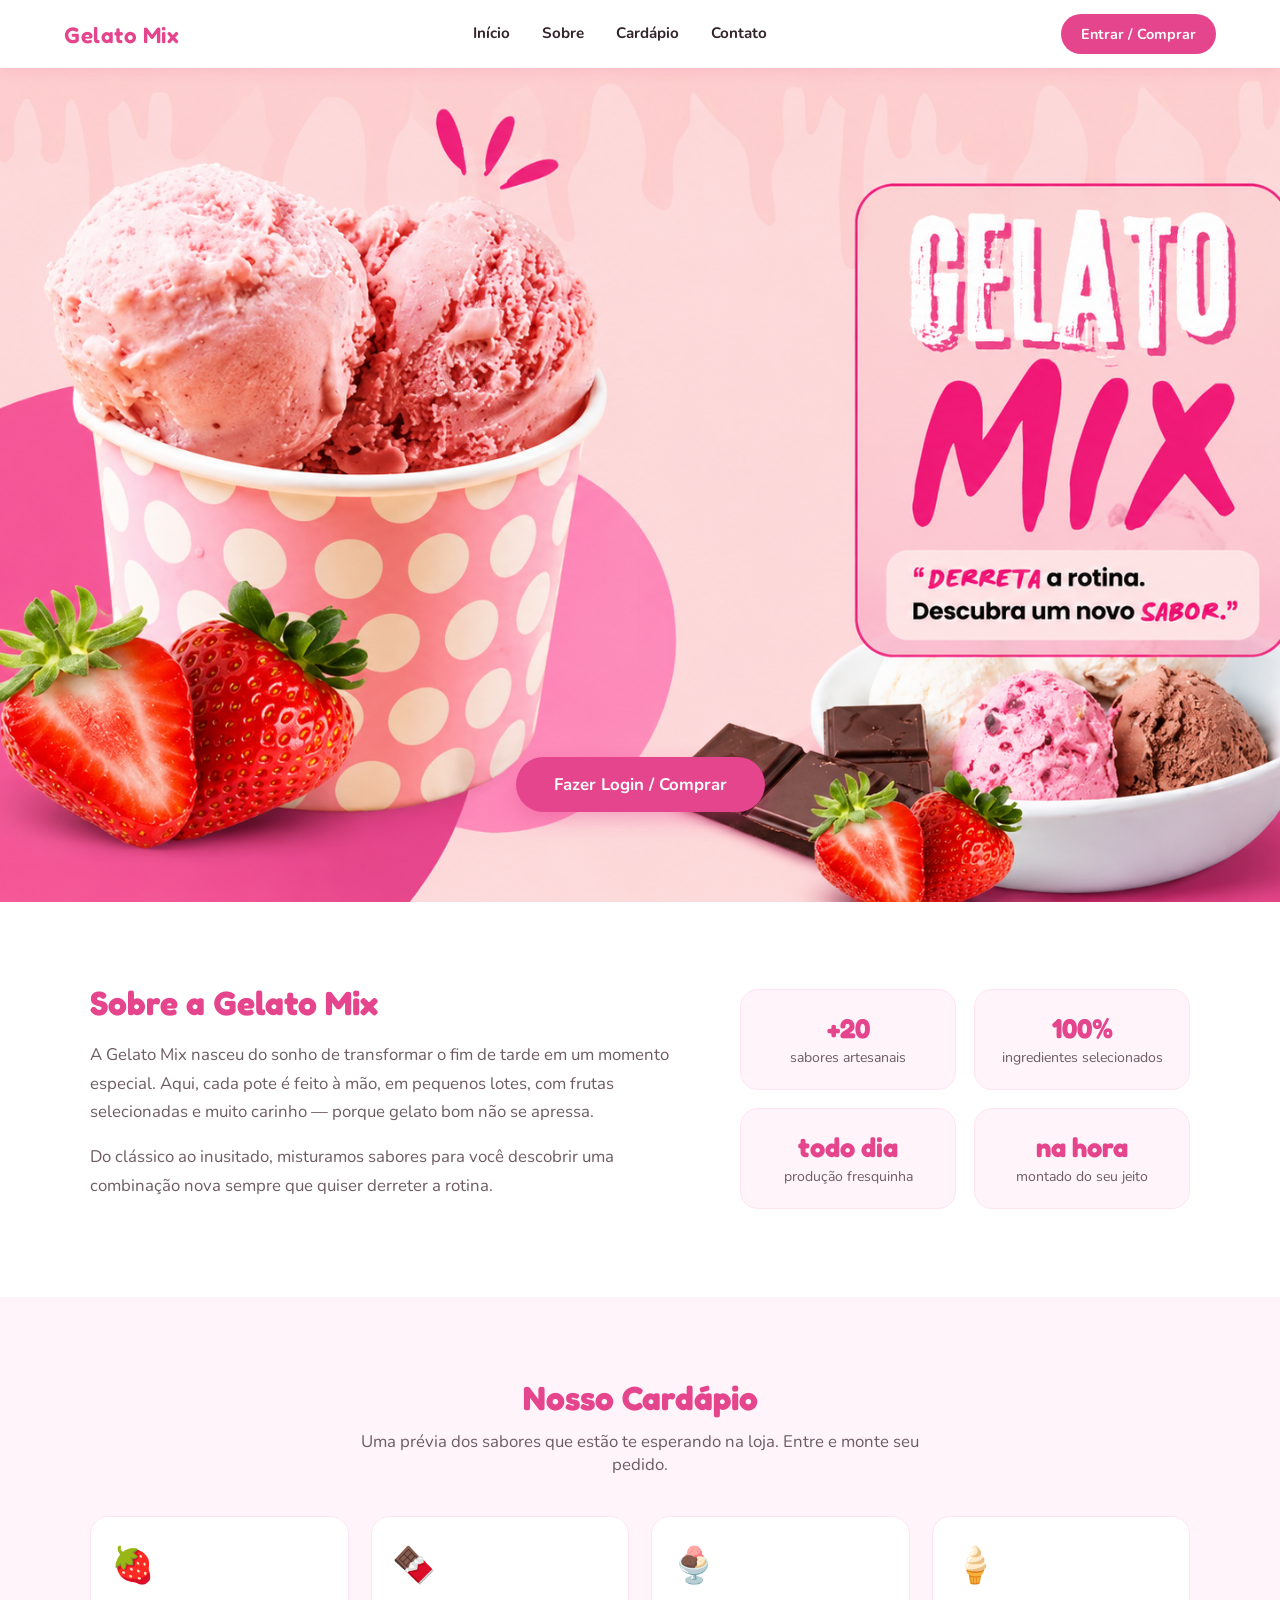
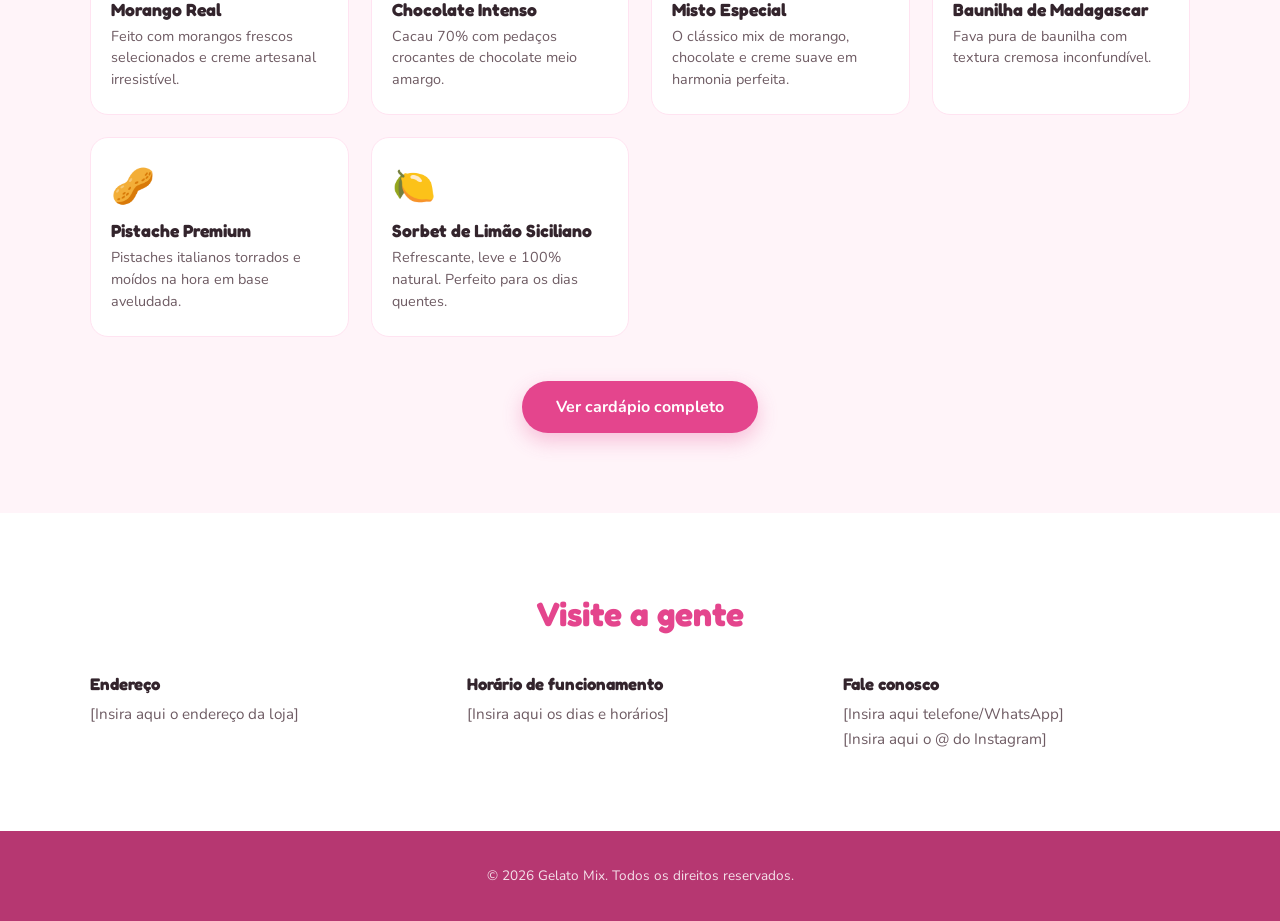
<file: index.html>
<!DOCTYPE html>
<html lang="pt-BR">
<head>
    <meta charset="UTF-8">
    <meta name="viewport" content="width=device-width, initial-scale=1.0">
    <title>Gelato Mix - Derreta a Rotina</title>
    <meta name="description" content="Gelato Mix: gelatos artesanais feitos com ingredientes selecionados. Conheça nossos sabores e peça o seu.">

    <!-- Fontes da marca -->
    <link rel="preconnect" href="https://fonts.googleapis.com">
    <link rel="preconnect" href="https://fonts.gstatic.com" crossorigin>
    <link href="https://fonts.googleapis.com/css2?family=Fredoka:wght@500;600;700&family=Nunito:wght@400;600;700&display=swap" rel="stylesheet">

    <!-- Conectando o arquivo de estilos (CSS) -->
    <link rel="stylesheet" href="css/style.css">
</head>
<body>

    <!-- Barra de navegação fixa no topo -->
    <header class="navbar">
        <div class="navbar-inner">
            <a href="#inicio" class="nav-logo">Gelato Mix</a>

            <nav class="nav-links" id="navLinks">
                <a href="#inicio">Início</a>
                <a href="#sobre">Sobre</a>
                <a href="#cardapio">Cardápio</a>
                <a href="#contato">Contato</a>
            </nav>

            <div class="nav-actions">
                <a href="login.html" class="btn-nav-entrar">Entrar / Comprar</a>
                <button class="nav-toggle" id="navToggle" aria-label="Abrir menu" aria-expanded="false">
                    <span></span><span></span><span></span>
                </button>
            </div>
        </div>
    </header>

    <main>

        <!-- A seção "inicio" recebe as imagens de fundo pelo CSS -->
        <section class="home-container" id="inicio">

            <div class="overlay-content">
                <!-- Botão que vai levar o usuário para a tela de login -->
                <a href="login.html" class="btn-entrar" id="btnEntrar">Fazer Login / Comprar</a>
            </div>

            <!-- Exemplo de como colocar um áudio (opcional) -->
            <!-- Tire os comentários (<!-- e -- >) se quiser usar e coloque um arquivo na pasta audio -->
            <!--
            <audio id="musica-fundo" loop autoplay>
                <source src="audio/tema-gelato.mp3" type="audio/mpeg">
            </audio>
            -->

        </section>

        <!-- Sobre a empresa -->
        <section class="sobre" id="sobre">
            <div class="sobre-inner">
                <div class="sobre-texto">
                    <h2>Sobre a Gelato Mix</h2>
                    <p>A Gelato Mix nasceu do sonho de transformar o fim de tarde em um momento especial. Aqui, cada pote é feito à mão, em pequenos lotes, com frutas selecionadas e muito carinho — porque gelato bom não se apressa.</p>
                    <p>Do clássico ao inusitado, misturamos sabores para você descobrir uma combinação nova sempre que quiser derreter a rotina.</p>
                </div>
                <div class="sobre-destaques">
                    <div class="destaque">
                        <strong>+20</strong>
                        <span>sabores artesanais</span>
                    </div>
                    <div class="destaque">
                        <strong>100%</strong>
                        <span>ingredientes selecionados</span>
                    </div>
                    <div class="destaque">
                        <strong>todo dia</strong>
                        <span>produção fresquinha</span>
                    </div>
                    <div class="destaque">
                        <strong>na hora</strong>
                        <span>montado do seu jeito</span>
                    </div>
                </div>
            </div>
        </section>

        <!-- Prévia do cardápio -->
        <section class="cardapio-preview" id="cardapio">
            <h2>Nosso Cardápio</h2>
            <p class="cardapio-intro">Uma prévia dos sabores que estão te esperando na loja. Entre e monte seu pedido.</p>

            <div class="cardapio-grid">
                <div class="sabor-card">
                    <span class="sabor-icone">🍓</span>
                    <h3>Morango Real</h3>
                    <p>Feito com morangos frescos selecionados e creme artesanal irresistível.</p>
                </div>
                <div class="sabor-card">
                    <span class="sabor-icone">🍫</span>
                    <h3>Chocolate Intenso</h3>
                    <p>Cacau 70% com pedaços crocantes de chocolate meio amargo.</p>
                </div>
                <div class="sabor-card">
                    <span class="sabor-icone">🍨</span>
                    <h3>Misto Especial</h3>
                    <p>O clássico mix de morango, chocolate e creme suave em harmonia perfeita.</p>
                </div>
                <div class="sabor-card">
                    <span class="sabor-icone">🍦</span>
                    <h3>Baunilha de Madagascar</h3>
                    <p>Fava pura de baunilha com textura cremosa inconfundível.</p>
                </div>
                <div class="sabor-card">
                    <span class="sabor-icone">🥜</span>
                    <h3>Pistache Premium</h3>
                    <p>Pistaches italianos torrados e moídos na hora em base aveludada.</p>
                </div>
                <div class="sabor-card">
                    <span class="sabor-icone">🍋</span>
                    <h3>Sorbet de Limão Siciliano</h3>
                    <p>Refrescante, leve e 100% natural. Perfeito para os dias quentes.</p>
                </div>
            </div>

            <a href="login.html" class="btn-secundario">Ver cardápio completo</a>
        </section>

        <!-- Contato -->
        <section class="contato" id="contato">
            <div class="contato-inner">
                <h2>Visite a gente</h2>
                <div class="contato-grid">
                    <div>
                        <h3>Endereço</h3>
                        <p>[Insira aqui o endereço da loja]</p>
                    </div>
                    <div>
                        <h3>Horário de funcionamento</h3>
                        <p>[Insira aqui os dias e horários]</p>
                    </div>
                    <div>
                        <h3>Fale conosco</h3>
                        <p>[Insira aqui telefone/WhatsApp]<br>[Insira aqui o @ do Instagram]</p>
                    </div>
                </div>
            </div>
        </section>

    </main>

    <footer class="rodape">
        <p>&copy; 2026 Gelato Mix. Todos os direitos reservados.</p>
    </footer>

    <!-- Conectando o arquivo de scripts (JavaScript) -->
    <script src="js/scripts.js"></script>
    <!-- Animações do site (rolagem suave do menu) -->
    <script src="js/animacoes/scroll-menu.js"></script>
</body>
</html>
</file>
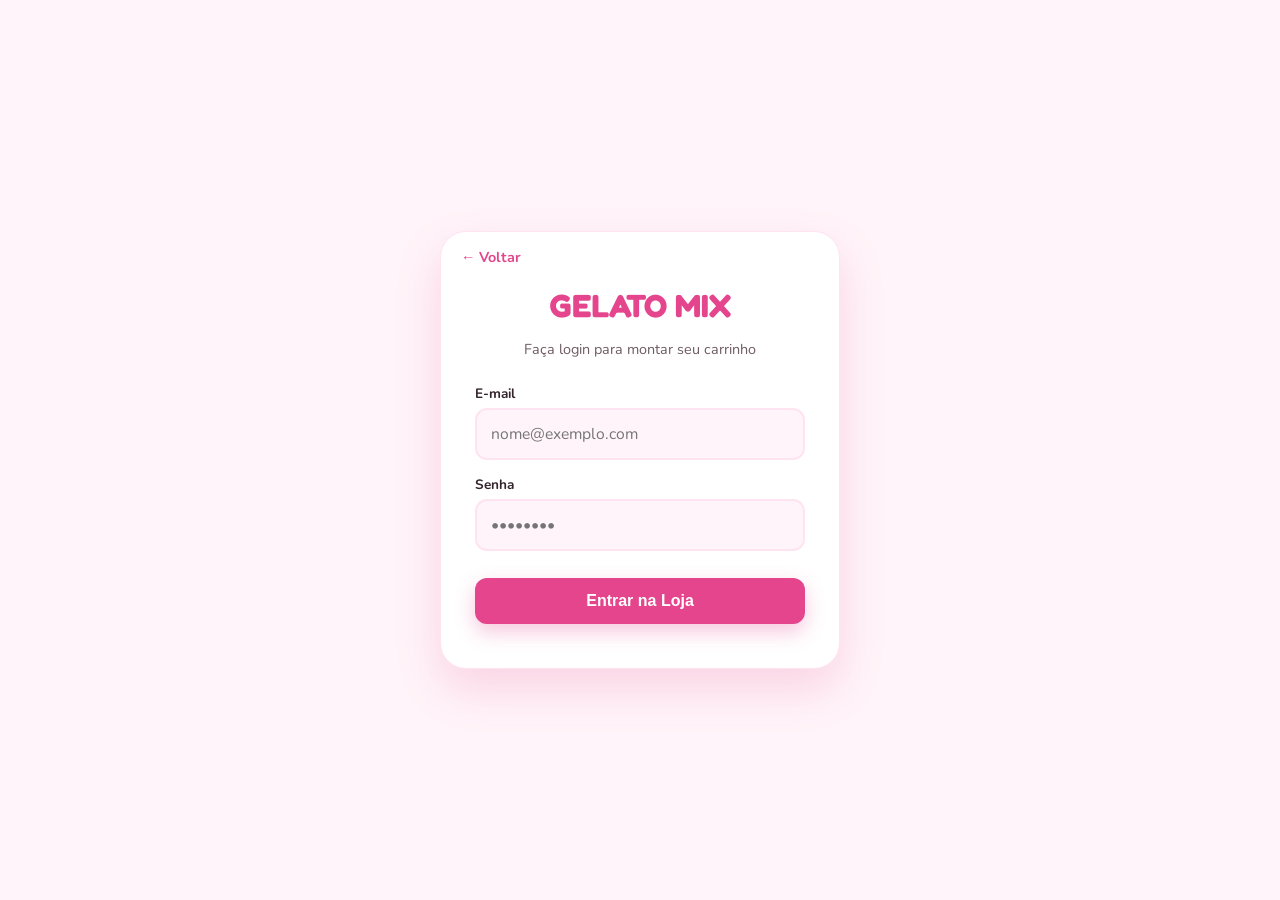
<file: login.html>
<!DOCTYPE html>
<html lang="pt-BR">
<head>
    <meta charset="UTF-8">
    <meta name="viewport" content="width=device-width, initial-scale=1.0">
    <title>Gelato Mix - Entrar</title>
    <meta name="description" content="Entre na sua conta Gelato Mix para montar seu pedido de gelatos artesanais.">

    <link rel="preconnect" href="https://fonts.googleapis.com">
    <link rel="preconnect" href="https://fonts.gstatic.com" crossorigin>
    <link href="https://fonts.googleapis.com/css2?family=Fredoka:wght@500;600;700&family=Nunito:wght@400;600;700&display=swap" rel="stylesheet">

    <link rel="stylesheet" href="css/style.css">
</head>
<body class="page-login">

    <div class="login-card">
        <a href="index.html" class="back-link">← Voltar</a>
        
        <h1 class="brand-title">GELATO MIX</h1>
        <p class="login-subtitle">Faça login para montar seu carrinho</p>

        <form id="form-login">
            <div class="input-group">
                <label for="email">E-mail</label>
                <input type="email" id="email" placeholder="nome@exemplo.com" required>
            </div>

            <div class="input-group">
                <label for="senha">Senha</label>
                <input type="password" id="senha" placeholder="••••••••" required>
            </div>

            <button type="submit" class="btn-primary">Entrar na Loja</button>
        </form>
    </div>

    <script src="js/scripts.js"></script>
</body>
</html>
</file>
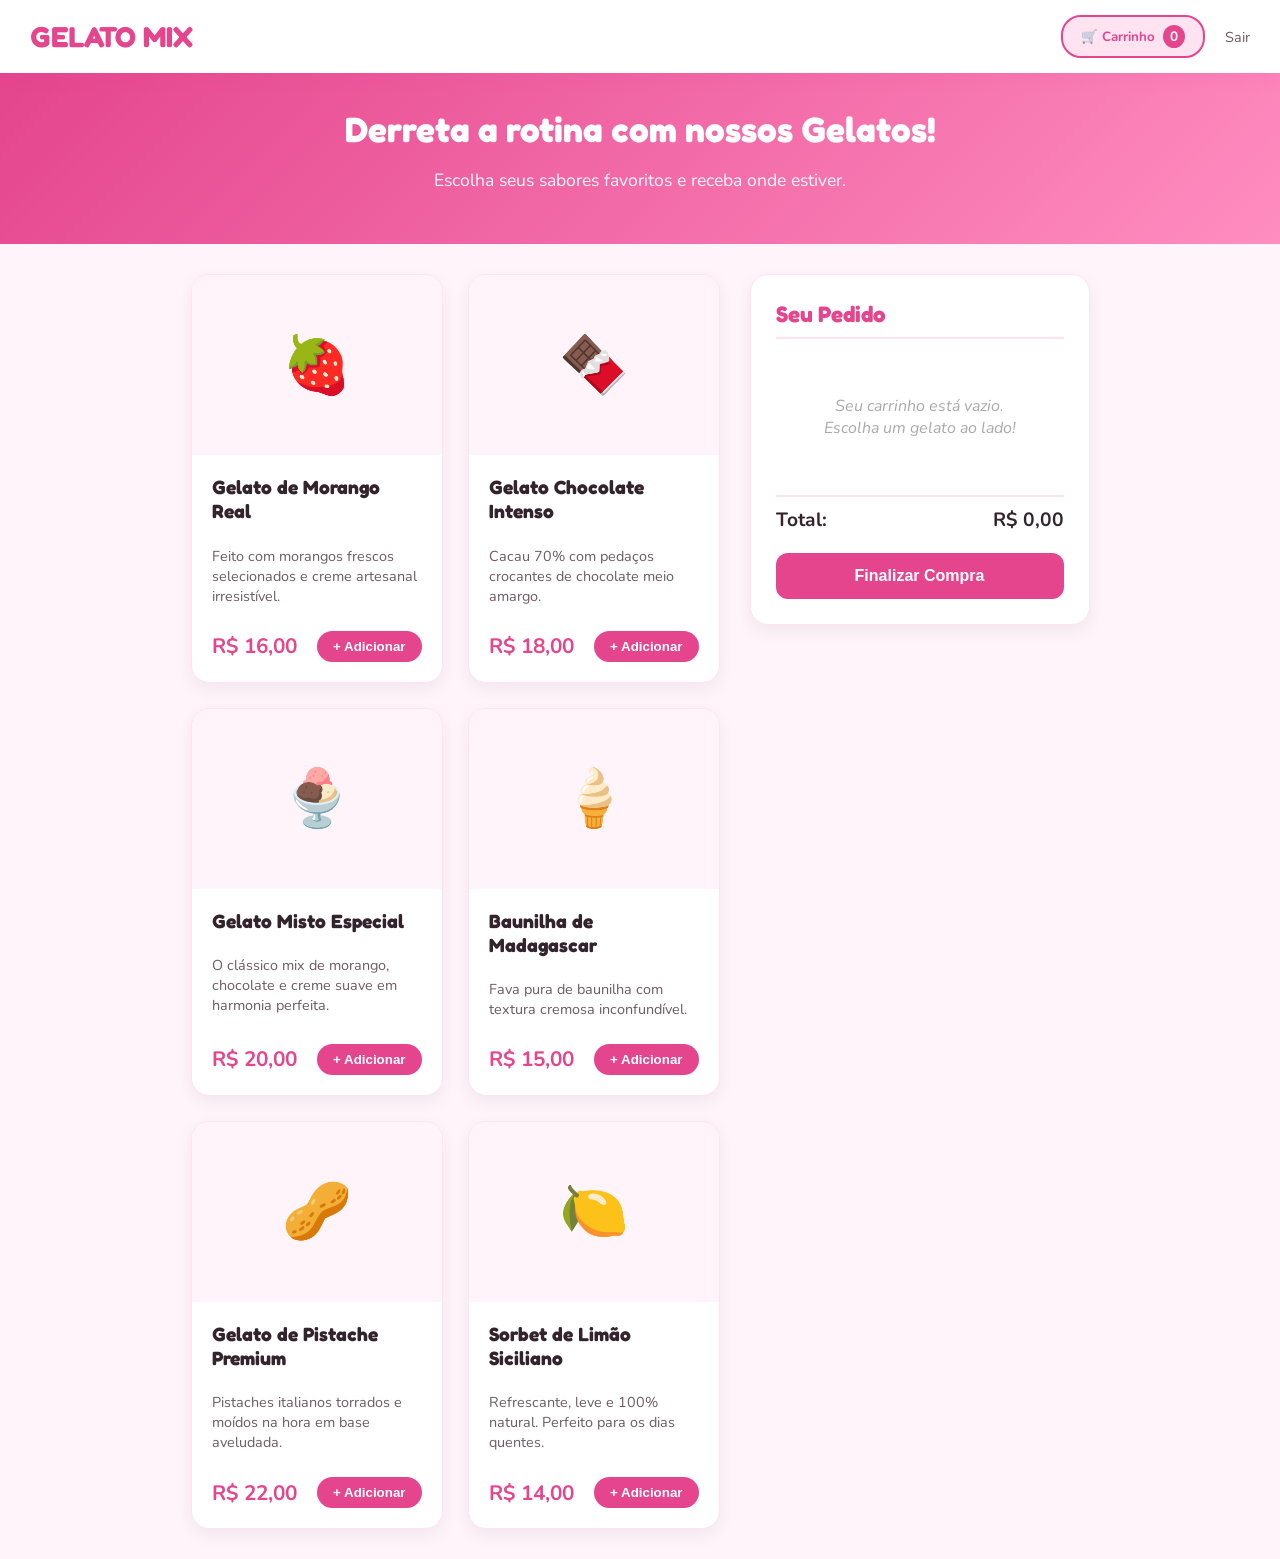
<file: loja.html>
<!DOCTYPE html>
<html lang="pt-BR">
<head>
    <meta charset="UTF-8">
    <meta name="viewport" content="width=device-width, initial-scale=1.0">
    <title>Gelato Mix - Loja & Cardápio</title>
    <meta name="description" content="Escolha seus gelatos artesanais favoritos na loja Gelato Mix e monte seu pedido.">

    <link rel="preconnect" href="https://fonts.googleapis.com">
    <link rel="preconnect" href="https://fonts.gstatic.com" crossorigin>
    <link href="https://fonts.googleapis.com/css2?family=Fredoka:wght@500;600;700&family=Nunito:wght@400;600;700&display=swap" rel="stylesheet">

    <link rel="stylesheet" href="css/style.css">
</head>
<body class="page-loja">

    <!-- Header / Navbar -->
    <header class="header-loja">
        <a href="index.html" class="brand">GELATO MIX</a>
        <div class="user-nav">
            <button class="cart-btn" onclick="scrollToCarrinho()">
                🛒 Carrinho <span class="cart-count" id="cartCount">0</span>
            </button>
            <a href="login.html" class="btn-logout">Sair</a>
        </div>
    </header>

    <!-- Banner Principal -->
    <section class="loja-hero">
        <h2>Derreta a rotina com nossos Gelatos!</h2>
        <p>Escolha seus sabores favoritos e receba onde estiver.</p>
    </section>

    <!-- Área Principal de Produtos e Carrinho -->
    <main class="container-loja">
        
        <!-- Catálogo de Produtos -->
        <section class="grid-produtos">

            <div class="card-produto">
                <div class="card-img">🍓</div>
                <div class="card-body">
                    <h3 class="card-title">Gelato de Morango Real</h3>
                    <p class="card-desc">Feito com morangos frescos selecionados e creme artesanal irresistível.</p>
                    <div class="card-footer">
                        <span class="card-price">R$ 16,00</span>
                        <button class="btn-add" onclick="adicionarAoCarrinho('Gelato de Morango Real', 16.00)">+ Adicionar</button>
                    </div>
                </div>
            </div>

            <div class="card-produto">
                <div class="card-img">🍫</div>
                <div class="card-body">
                    <h3 class="card-title">Gelato Chocolate Intenso</h3>
                    <p class="card-desc">Cacau 70% com pedaços crocantes de chocolate meio amargo.</p>
                    <div class="card-footer">
                        <span class="card-price">R$ 18,00</span>
                        <button class="btn-add" onclick="adicionarAoCarrinho('Gelato Chocolate Intenso', 18.00)">+ Adicionar</button>
                    </div>
                </div>
            </div>

            <div class="card-produto">
                <div class="card-img">🍨</div>
                <div class="card-body">
                    <h3 class="card-title">Gelato Misto Especial</h3>
                    <p class="card-desc">O clássico mix de morango, chocolate e creme suave em harmonia perfeita.</p>
                    <div class="card-footer">
                        <span class="card-price">R$ 20,00</span>
                        <button class="btn-add" onclick="adicionarAoCarrinho('Gelato Misto Especial', 20.00)">+ Adicionar</button>
                    </div>
                </div>
            </div>

            <div class="card-produto">
                <div class="card-img">🍦</div>
                <div class="card-body">
                    <h3 class="card-title">Baunilha de Madagascar</h3>
                    <p class="card-desc">Fava pura de baunilha com textura cremosa inconfundível.</p>
                    <div class="card-footer">
                        <span class="card-price">R$ 15,00</span>
                        <button class="btn-add" onclick="adicionarAoCarrinho('Baunilha de Madagascar', 15.00)">+ Adicionar</button>
                    </div>
                </div>
            </div>

            <div class="card-produto">
                <div class="card-img">🥜</div>
                <div class="card-body">
                    <h3 class="card-title">Gelato de Pistache Premium</h3>
                    <p class="card-desc">Pistaches italianos torrados e moídos na hora em base aveludada.</p>
                    <div class="card-footer">
                        <span class="card-price">R$ 22,00</span>
                        <button class="btn-add" onclick="adicionarAoCarrinho('Gelato de Pistache Premium', 22.00)">+ Adicionar</button>
                    </div>
                </div>
            </div>

            <div class="card-produto">
                <div class="card-img">🍋</div>
                <div class="card-body">
                    <h3 class="card-title">Sorbet de Limão Siciliano</h3>
                    <p class="card-desc">Refrescante, leve e 100% natural. Perfeito para os dias quentes.</p>
                    <div class="card-footer">
                        <span class="card-price">R$ 14,00</span>
                        <button class="btn-add" onclick="adicionarAoCarrinho('Sorbet de Limão Siciliano', 14.00)">+ Adicionar</button>
                    </div>
                </div>
            </div>

        </section>

        <!-- Sidebar do Carrinho de Compras -->
        <aside class="sidebar-carrinho" id="carrinhoSection">
            <h3 class="carrinho-title">Seu Pedido</h3>
            
            <div class="itens-carrinho" id="itensCarrinho">
                <p class="carrinho-vazio">Seu carrinho está vazio.<br>Escolha um gelato ao lado!</p>
            </div>

            <div class="carrinho-total">
                <span>Total:</span>
                <span id="totalValor">R$ 0,00</span>
            </div>

            <button class="btn-finalizar" onclick="finalizarPedido()">Finalizar Compra</button>
        </aside>

    </main>

    <script src="js/scripts.js"></script>
</body>
</html>
</file>
<file: css/style.css>
/* =========================================
   VARIÁVEIS DE MARCA (Gelato Mix)
   ========================================= */
:root {
    --rosa: #e4458d;
    --rosa-pastel: #ff8dc0;
    --branco: #ffffff;
    --rosa-escuro: #b63771;      /* hover/estados ativos */
    --rosa-tint-suave: #fff4f9;  /* fundos bem claros */
    --rosa-tint-medio: #ffe3f1;  /* bordas e hovers leves */
    --texto-escuro: #33242c;
    --texto-cinza: #6e5b63;
}

/* =========================================
   RESET BÁSICO
   ========================================= */
*,
*::before,
*::after {
    box-sizing: border-box;
}

/* A rolagem suave dos links do menu agora é controlada via JavaScript
   (função smoothScrollTo em scripts.js), para um efeito mais visível e
   com duração ajustável. */

html,
body {
    margin: 0;
    padding: 0;
}

body {
    font-family: 'Nunito', 'Segoe UI', Roboto, Helvetica, Arial, sans-serif;
    color: var(--texto-escuro);
}

h1, h2, h3, h4 {
    font-family: 'Fredoka', 'Segoe UI', Roboto, Helvetica, Arial, sans-serif;
    margin: 0;
}

@media (prefers-reduced-motion: reduce) {
    * {
        transition: none !important;
    }
}

/* =========================================
   NAVBAR (index.html)
   ========================================= */
.navbar {
    position: sticky;
    top: 0;
    z-index: 200;
    background-color: rgba(255, 255, 255, 0.96);
    backdrop-filter: blur(6px);
    box-shadow: 0 2px 14px rgba(228, 69, 141, 0.12);
}

.navbar-inner {
    max-width: 1200px;
    margin: 0 auto;
    padding: 14px 24px;
    display: flex;
    align-items: center;
    justify-content: space-between;
    gap: 20px;
}

.nav-logo {
    font-family: 'Fredoka', sans-serif;
    font-size: 1.4rem;
    color: var(--rosa);
    text-decoration: none;
    font-weight: 600;
    letter-spacing: 0.5px;
}

.nav-links {
    display: flex;
    align-items: center;
    gap: 28px;
}

.nav-links a {
    color: var(--texto-escuro);
    text-decoration: none;
    font-weight: 700;
    font-size: 0.95rem;
    padding: 6px 2px;
    border-bottom: 2px solid transparent;
    transition: color 0.2s ease, border-color 0.2s ease;
}

.nav-links a:hover,
.nav-links a:focus-visible {
    color: var(--rosa);
    border-bottom-color: var(--rosa-pastel);
}

.nav-actions {
    display: flex;
    align-items: center;
    gap: 14px;
}

.btn-nav-entrar {
    display: inline-block;
    background-color: var(--rosa);
    color: var(--branco);
    text-decoration: none;
    font-weight: bold;
    font-size: 0.9rem;
    padding: 10px 20px;
    border-radius: 50px;
    transition: background-color 0.25s ease, transform 0.25s ease;
    white-space: nowrap;
}

.btn-nav-entrar:hover,
.btn-nav-entrar:focus-visible {
    background-color: var(--rosa-escuro);
    transform: translateY(-2px);
}

.nav-toggle {
    display: none;
    flex-direction: column;
    justify-content: center;
    gap: 5px;
    width: 34px;
    height: 34px;
    background: none;
    border: none;
    cursor: pointer;
    padding: 0;
}

.nav-toggle span {
    display: block;
    height: 3px;
    width: 100%;
    background-color: var(--rosa);
    border-radius: 3px;
    transition: transform 0.25s ease, opacity 0.25s ease;
}

.nav-toggle[aria-expanded="true"] span:nth-child(1) {
    transform: translateY(8px) rotate(45deg);
}

.nav-toggle[aria-expanded="true"] span:nth-child(2) {
    opacity: 0;
}

.nav-toggle[aria-expanded="true"] span:nth-child(3) {
    transform: translateY(-8px) rotate(-45deg);
}

@media (max-width: 820px) {
    .nav-links {
        position: absolute;
        top: 100%;
        left: 0;
        right: 0;
        background-color: var(--branco);
        flex-direction: column;
        align-items: flex-start;
        gap: 0;
        max-height: 0;
        overflow: hidden;
        box-shadow: 0 12px 20px rgba(228, 69, 141, 0.12);
        transition: max-height 0.3s ease;
    }

    .nav-links.is-open {
        max-height: 300px;
    }

    .nav-links a {
        width: 100%;
        padding: 14px 24px;
        border-bottom: 1px solid var(--rosa-tint-medio);
    }

    .nav-toggle {
        display: flex;
    }

    .btn-nav-entrar {
        display: none;
    }
}

/* =========================================
   HOME (index.html) - Imagem de fundo (Hero)
   ========================================= */
.home-container {
    position: relative;
    width: 100%;
    min-height: calc(100vh - 66px);
    min-height: calc(100dvh - 66px); /* evita "pulo" por causa da barra do navegador no celular */
    background-image: url('../img/bg-desktop.png');
    background-size: cover;
    background-position: center center;
    background-repeat: no-repeat;
    display: flex;
    align-items: flex-end;
    justify-content: center;
    scroll-margin-top: 66px;
}

/* Troca para a imagem vertical em telas de celular */
@media (max-width: 768px) {
    .home-container {
        background-image: url('../img/bg-mobile.png');
    }
}

.overlay-content {
    width: 100%;
    display: flex;
    justify-content: center;
    padding-bottom: 7%;
}

.btn-entrar {
    display: inline-block;
    background-color: var(--rosa);
    color: var(--branco);
    text-decoration: none;
    font-weight: bold;
    font-size: 1.05rem;
    padding: 16px 38px;
    border-radius: 50px;
    box-shadow: 0 8px 20px rgba(228, 69, 141, 0.35);
    transition: transform 0.25s ease, background-color 0.25s ease, box-shadow 0.25s ease;
}

.btn-entrar:hover,
.btn-entrar:focus-visible {
    background-color: var(--rosa-escuro);
    transform: translateY(-3px);
    box-shadow: 0 12px 24px rgba(228, 69, 141, 0.45);
}

/* =========================================
   SOBRE (index.html)
   ========================================= */
.sobre {
    background-color: var(--branco);
    padding: 80px 24px;
    scroll-margin-top: 66px;
}

.sobre-inner {
    max-width: 1100px;
    margin: 0 auto;
    display: flex;
    gap: 60px;
    align-items: center;
    flex-wrap: wrap;
}

.sobre-texto {
    flex: 1 1 420px;
}

.sobre-texto h2 {
    color: var(--rosa);
    font-size: 2.1rem;
    margin-bottom: 18px;
}

.sobre-texto p {
    color: var(--texto-cinza);
    font-size: 1.05rem;
    line-height: 1.7;
    max-width: 62ch;
    margin-bottom: 16px;
}

.sobre-destaques {
    flex: 1 1 280px;
    display: grid;
    grid-template-columns: repeat(2, 1fr);
    gap: 18px;
}

.destaque {
    background-color: var(--rosa-tint-suave);
    border: 1px solid var(--rosa-tint-medio);
    border-radius: 18px;
    padding: 22px 16px;
    text-align: center;
}

.destaque strong {
    display: block;
    font-family: 'Fredoka', sans-serif;
    color: var(--rosa);
    font-size: 1.7rem;
}

.destaque span {
    display: block;
    color: var(--texto-cinza);
    font-size: 0.88rem;
    margin-top: 4px;
}

/* =========================================
   CARDÁPIO - Prévia (index.html)
   ========================================= */
.cardapio-preview {
    background-color: var(--rosa-tint-suave);
    padding: 80px 24px;
    text-align: center;
    scroll-margin-top: 66px;
}

.cardapio-preview h2 {
    color: var(--rosa);
    font-size: 2.1rem;
    margin-bottom: 12px;
}

.cardapio-intro {
    color: var(--texto-cinza);
    max-width: 560px;
    margin: 0 auto 40px;
    font-size: 1.05rem;
}

.cardapio-grid {
    max-width: 1100px;
    margin: 0 auto;
    display: grid;
    grid-template-columns: repeat(auto-fit, minmax(220px, 1fr));
    gap: 22px;
    text-align: left;
}

.sabor-card {
    background-color: var(--branco);
    border: 1px solid var(--rosa-tint-medio);
    border-radius: 18px;
    padding: 24px 20px;
    transition: transform 0.25s ease, box-shadow 0.25s ease;
}

.sabor-card:hover {
    transform: translateY(-5px);
    box-shadow: 0 12px 24px rgba(228, 69, 141, 0.15);
}

.sabor-icone {
    font-size: 2.2rem;
    display: block;
    margin-bottom: 10px;
}

.sabor-card h3 {
    font-size: 1.1rem;
    color: var(--texto-escuro);
    margin-bottom: 6px;
}

.sabor-card p {
    color: var(--texto-cinza);
    font-size: 0.9rem;
    line-height: 1.5;
    margin: 0;
}

.btn-secundario {
    display: inline-block;
    margin-top: 44px;
    background-color: var(--rosa);
    color: var(--branco);
    text-decoration: none;
    font-weight: bold;
    font-size: 1rem;
    padding: 15px 34px;
    border-radius: 50px;
    box-shadow: 0 8px 20px rgba(228, 69, 141, 0.3);
    transition: transform 0.25s ease, background-color 0.25s ease;
}

.btn-secundario:hover,
.btn-secundario:focus-visible {
    background-color: var(--rosa-escuro);
    transform: translateY(-3px);
}

/* =========================================
   CONTATO (index.html)
   ========================================= */
.contato {
    background-color: var(--branco);
    padding: 80px 24px;
    scroll-margin-top: 66px;
}

.contato-inner {
    max-width: 1100px;
    margin: 0 auto;
    text-align: center;
}

.contato h2 {
    color: var(--rosa);
    font-size: 2.1rem;
    margin-bottom: 40px;
}

.contato-grid {
    display: grid;
    grid-template-columns: repeat(auto-fit, minmax(220px, 1fr));
    gap: 30px;
    text-align: left;
}

.contato-grid h3 {
    color: var(--texto-escuro);
    font-size: 1.05rem;
    margin-bottom: 8px;
}

.contato-grid p {
    color: var(--texto-cinza);
    font-size: 0.95rem;
    line-height: 1.6;
    margin: 0;
}

/* =========================================
   RODAPÉ
   ========================================= */
.rodape {
    background-color: var(--rosa-escuro);
    color: rgba(255, 255, 255, 0.85);
    text-align: center;
    padding: 22px;
    font-size: 0.85rem;
}

/* =========================================
   LOGIN (login.html)
   ========================================= */
.page-login {
    background-color: var(--rosa-tint-suave);
    display: flex;
    align-items: center;
    justify-content: center;
    min-height: 100vh;
}

.login-card {
    background: var(--branco);
    padding: 44px 34px;
    border-radius: 26px;
    box-shadow: 0 20px 45px rgba(228, 69, 141, 0.18);
    border: 1px solid var(--rosa-tint-medio);
    width: 90%;
    max-width: 400px;
    text-align: center;
    position: relative;
}

.back-link {
    position: absolute;
    top: 15px;
    left: 20px;
    color: var(--rosa);
    text-decoration: none;
    font-size: 0.9rem;
    font-weight: bold;
}

.brand-title {
    color: var(--rosa);
    font-size: 2rem;
    margin-top: 10px;
    margin-bottom: 5px;
}

.login-subtitle {
    color: var(--texto-cinza);
    font-size: 0.9rem;
    margin-bottom: 25px;
}

.input-group {
    text-align: left;
    margin-bottom: 15px;
}

.input-group label {
    display: block;
    color: var(--texto-escuro);
    font-size: 0.85rem;
    font-weight: bold;
    margin-bottom: 5px;
}

.input-group input {
    width: 100%;
    padding: 13px 14px;
    border: 2px solid var(--rosa-tint-medio);
    border-radius: 12px;
    outline: none;
    transition: border-color 0.25s ease, box-shadow 0.25s ease;
    font-family: inherit;
    font-size: 0.98rem;
    background-color: var(--rosa-tint-suave);
}

.input-group input:focus {
    border-color: var(--rosa);
    background-color: var(--branco);
    box-shadow: 0 0 0 4px rgba(228, 69, 141, 0.12);
}

.btn-primary {
    width: 100%;
    background-color: var(--rosa);
    color: var(--branco);
    border: none;
    padding: 14px;
    font-size: 1rem;
    font-weight: bold;
    border-radius: 12px;
    cursor: pointer;
    margin-top: 12px;
    transition: background-color 0.25s ease, transform 0.25s ease, box-shadow 0.25s ease;
    box-shadow: 0 8px 20px rgba(228, 69, 141, 0.3);
}

.btn-primary:hover,
.btn-primary:focus-visible {
    background-color: var(--rosa-escuro);
    transform: translateY(-2px);
    box-shadow: 0 12px 24px rgba(228, 69, 141, 0.4);
}

/* =========================================
   LOJA (loja.html)
   ========================================= */
body.page-loja {
    background-color: var(--rosa-tint-suave);
    min-height: 100vh;
    display: flex;
    flex-direction: column;
}

/* Header / Navbar */
.header-loja {
    background-color: var(--branco);
    padding: 15px 30px;
    display: flex;
    justify-content: space-between;
    align-items: center;
    box-shadow: 0 4px 15px rgba(228, 69, 141, 0.1);
    position: sticky;
    top: 0;
    z-index: 100;
}

.header-loja .brand {
    color: var(--rosa);
    font-family: 'Fredoka', sans-serif;
    font-size: 1.8rem;
    font-weight: bold;
    text-decoration: none;
}

.user-nav {
    display: flex;
    align-items: center;
    gap: 20px;
}

.cart-btn {
    background-color: var(--rosa-tint-medio);
    border: 2px solid var(--rosa);
    color: var(--rosa);
    padding: 8px 18px;
    border-radius: 20px;
    font-weight: bold;
    cursor: pointer;
    display: flex;
    align-items: center;
    gap: 8px;
    transition: all 0.3s;
    font-family: inherit;
}

.cart-btn:hover {
    background-color: var(--rosa);
    color: var(--branco);
}

.cart-count {
    background-color: var(--rosa);
    color: var(--branco);
    border-radius: 50%;
    padding: 2px 7px;
    font-size: 0.85rem;
}

.cart-btn:hover .cart-count {
    background-color: var(--branco);
    color: var(--rosa);
}

.btn-logout {
    color: var(--texto-cinza);
    text-decoration: none;
    font-size: 0.9rem;
}

.btn-logout:hover {
    color: var(--rosa);
}

/* Banner Hero na Loja */
.loja-hero {
    background: linear-gradient(135deg, var(--rosa), var(--rosa-pastel));
    color: var(--branco);
    text-align: center;
    padding: 35px 20px;
}

.loja-hero h2 {
    font-size: 2.2rem;
    margin-bottom: 8px;
}

.loja-hero p {
    font-size: 1.1rem;
    opacity: 0.95;
}

/* Container de Produtos */
.container-loja {
    max-width: 1200px;
    margin: 30px auto;
    padding: 0 20px;
    display: grid;
    grid-template-columns: minmax(0, 3fr) minmax(280px, 340px);
    align-items: start;
    gap: 30px;
    flex-grow: 1;
}

.grid-produtos {
    display: grid;
    grid-template-columns: repeat(auto-fill, minmax(240px, 1fr));
    gap: 25px;
    min-width: 0; /* evita que o grid "empurre" a coluna e desorganize o layout */
}

/* Card do Produto */
.card-produto {
    background-color: var(--branco);
    border-radius: 18px;
    overflow: hidden;
    box-shadow: 0 6px 18px rgba(0,0,0,0.06);
    display: flex;
    flex-direction: column;
    transition: transform 0.3s, box-shadow 0.3s;
    border: 1px solid var(--rosa-tint-medio);
}

.card-produto:hover {
    transform: translateY(-5px);
    box-shadow: 0 12px 25px rgba(228, 69, 141, 0.15);
}

.card-img {
    width: 100%;
    height: 180px;
    object-fit: cover;
    background-color: var(--rosa-tint-suave);
    display: flex;
    align-items: center;
    justify-content: center;
    font-size: 3.5rem;
}

.card-body {
    padding: 20px;
    display: flex;
    flex-direction: column;
    flex-grow: 1;
}

.card-title {
    color: var(--texto-escuro);
    font-size: 1.2rem;
    margin-bottom: 8px;
}

.card-desc {
    color: var(--texto-cinza);
    font-size: 0.9rem;
    margin-bottom: 15px;
    flex-grow: 1;
}

.card-footer {
    display: flex;
    justify-content: space-between;
    align-items: center;
    margin-top: 10px;
}

.card-price {
    color: var(--rosa);
    font-size: 1.3rem;
    font-weight: bold;
}

.btn-add {
    background-color: var(--rosa);
    color: var(--branco);
    border: none;
    padding: 8px 16px;
    border-radius: 20px;
    font-weight: bold;
    cursor: pointer;
    transition: background 0.3s;
}

.btn-add:hover {
    background-color: var(--rosa-escuro);
}

/* Sidebar do Carrinho */
.sidebar-carrinho {
    background-color: var(--branco);
    border-radius: 18px;
    padding: 25px;
    box-shadow: 0 6px 18px rgba(0,0,0,0.06);
    border: 1px solid var(--rosa-tint-medio);
    height: fit-content;
    position: sticky;
    top: 90px; /* acompanha a rolagem, abaixo do header fixo */
}

.carrinho-title {
    color: var(--rosa);
    font-size: 1.4rem;
    margin-bottom: 20px;
    border-bottom: 2px solid var(--rosa-tint-medio);
    padding-bottom: 10px;
}

.itens-carrinho {
    display: flex;
    flex-direction: column;
    gap: 15px;
    max-height: 350px;
    overflow-y: auto;
    margin-bottom: 20px;
}

.item-carrinho {
    display: flex;
    justify-content: space-between;
    align-items: center;
    padding-bottom: 10px;
    border-bottom: 1px solid #f0f0f0;
}

.item-info h4 {
    font-size: 0.95rem;
    color: var(--texto-escuro);
}

.item-info p {
    font-size: 0.85rem;
    color: var(--texto-cinza);
}

.item-qtd {
    display: flex;
    align-items: center;
    gap: 8px;
}

.btn-qtd {
    background-color: var(--rosa-tint-medio);
    color: var(--rosa);
    border: none;
    width: 24px;
    height: 24px;
    border-radius: 50%;
    font-weight: bold;
    cursor: pointer;
}

.carrinho-total {
    font-size: 1.2rem;
    font-weight: bold;
    color: var(--texto-escuro);
    display: flex;
    justify-content: space-between;
    margin-bottom: 20px;
    padding-top: 10px;
    border-top: 2px solid var(--rosa-tint-medio);
}

.btn-finalizar {
    width: 100%;
    background-color: var(--rosa);
    color: var(--branco);
    border: none;
    padding: 14px;
    border-radius: 12px;
    font-size: 1rem;
    font-weight: bold;
    cursor: pointer;
    transition: background 0.3s;
}

.btn-finalizar:hover {
    background-color: var(--rosa-escuro);
}

.carrinho-vazio {
    text-align: center;
    color: #aaa;
    padding: 20px 0;
    font-style: italic;
}

@media (max-width: 850px) {
    .container-loja {
        grid-template-columns: 1fr;
    }

    .sidebar-carrinho {
        position: static;
    }
}
</file>
